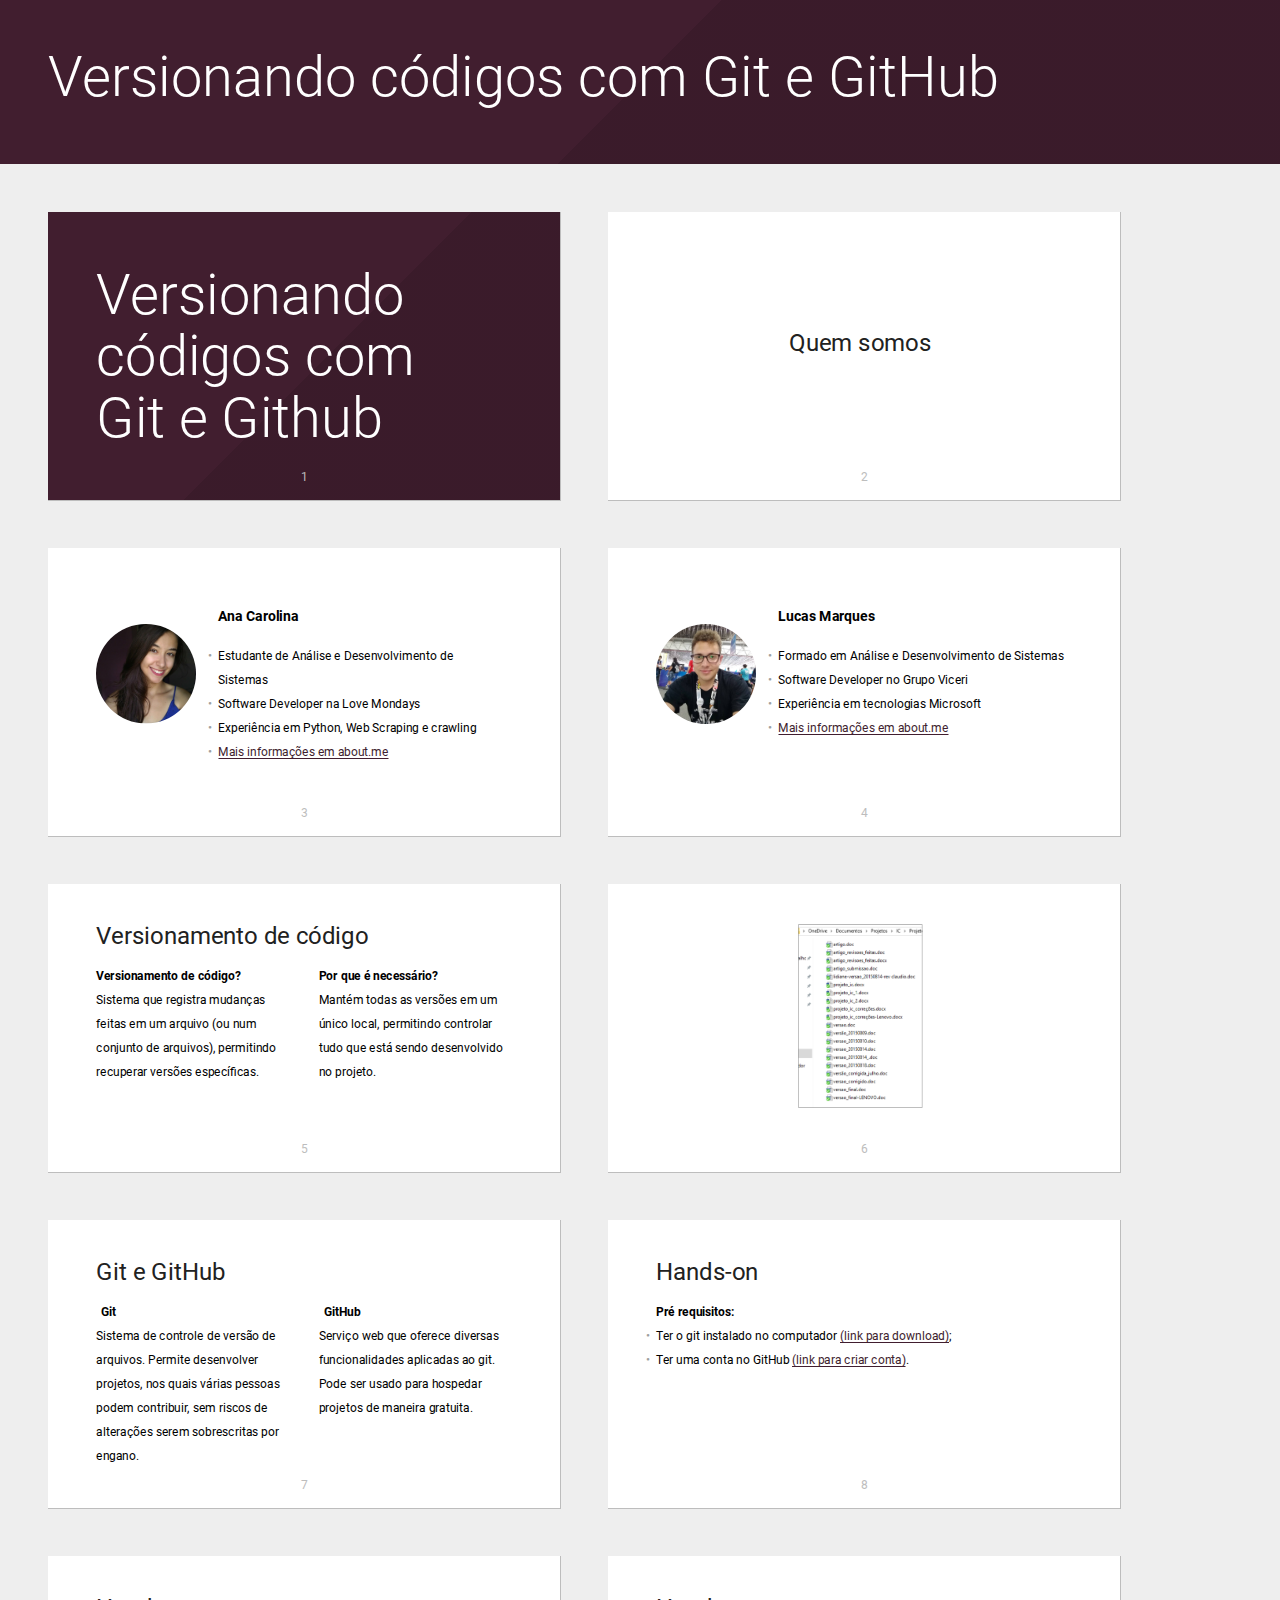
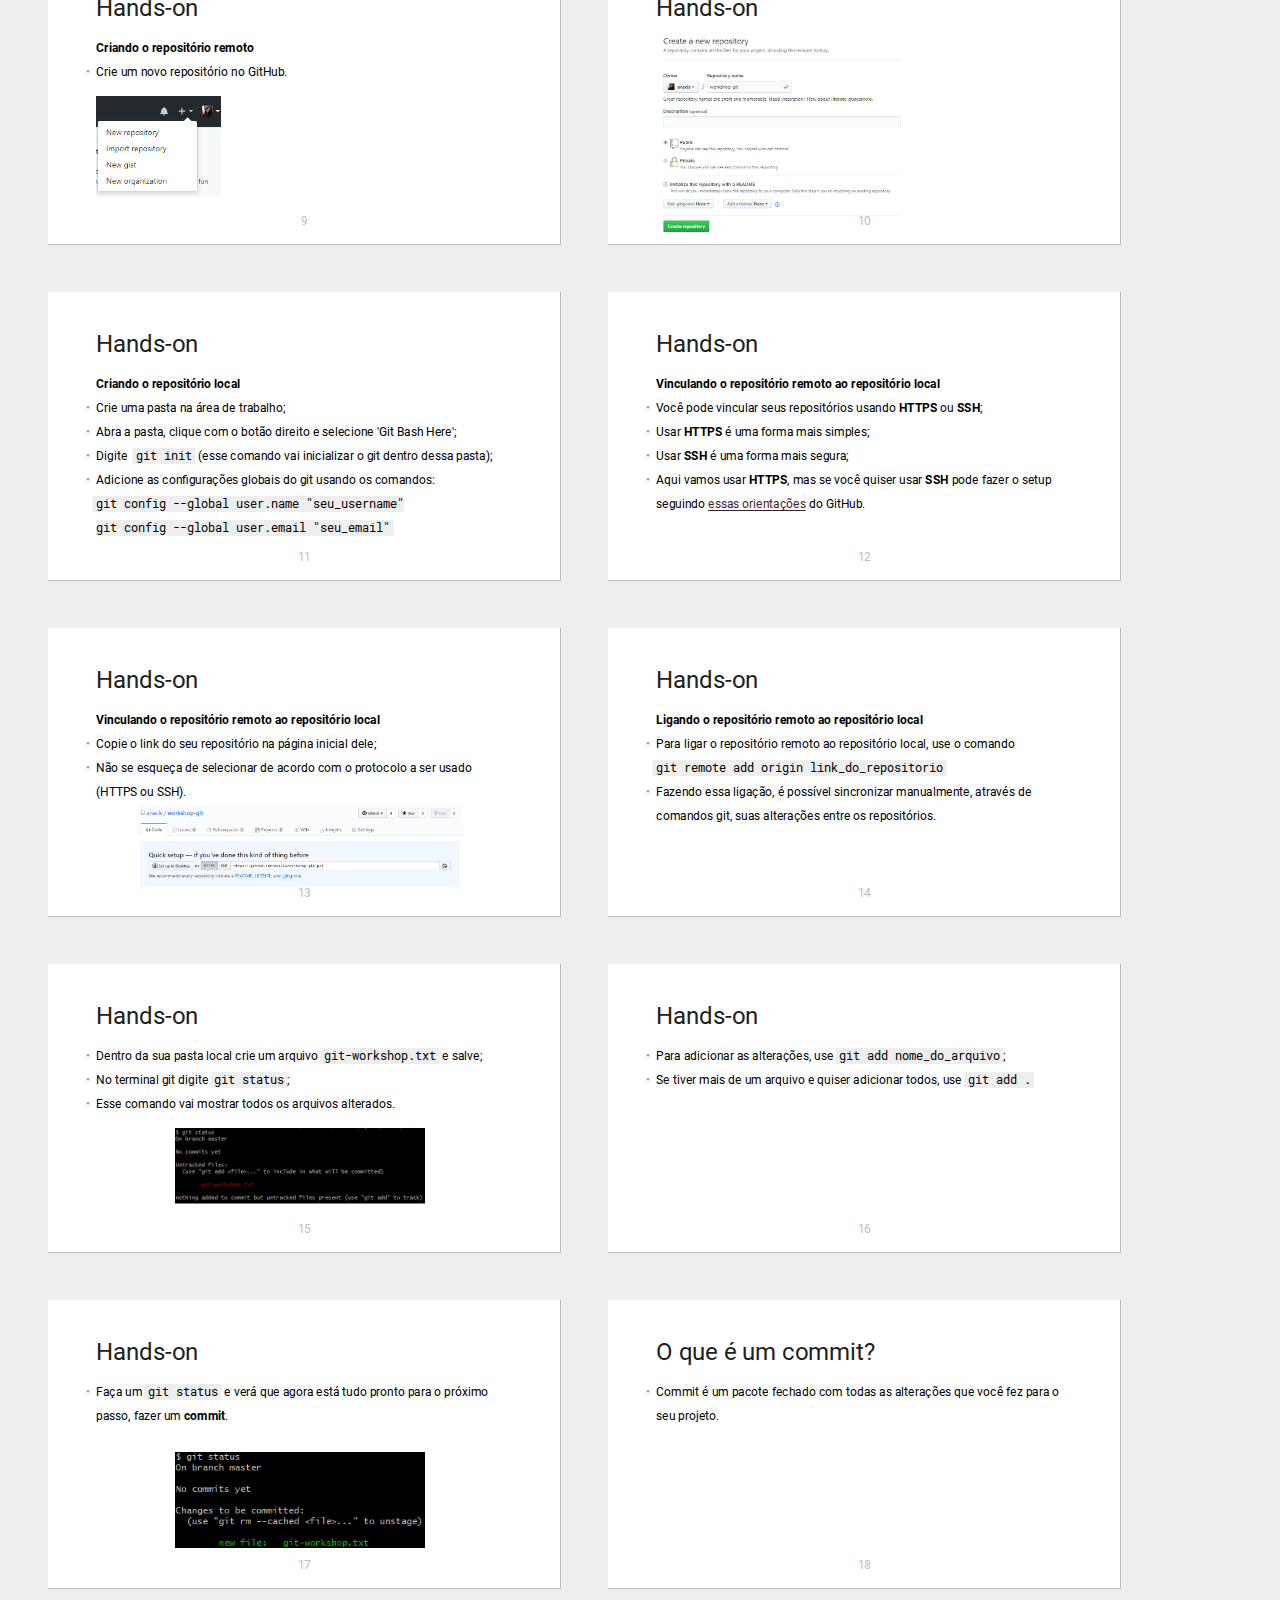
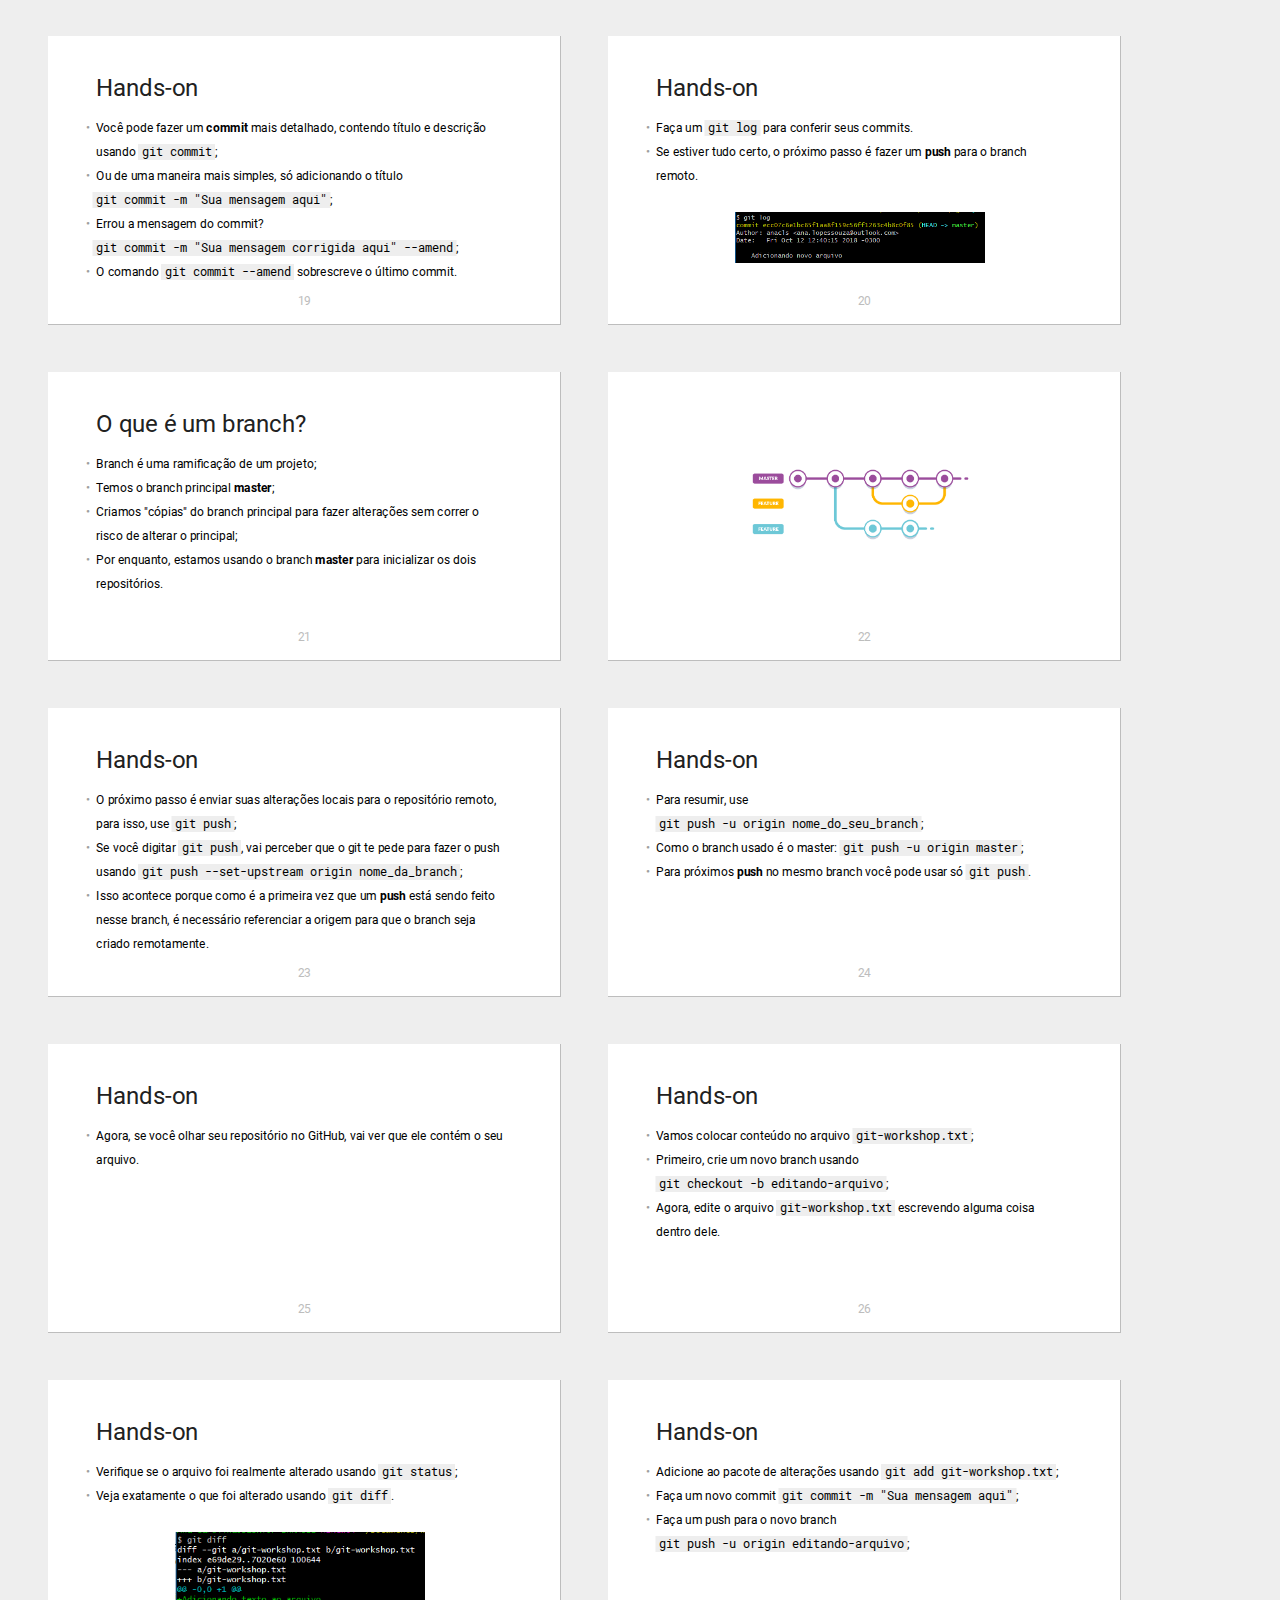
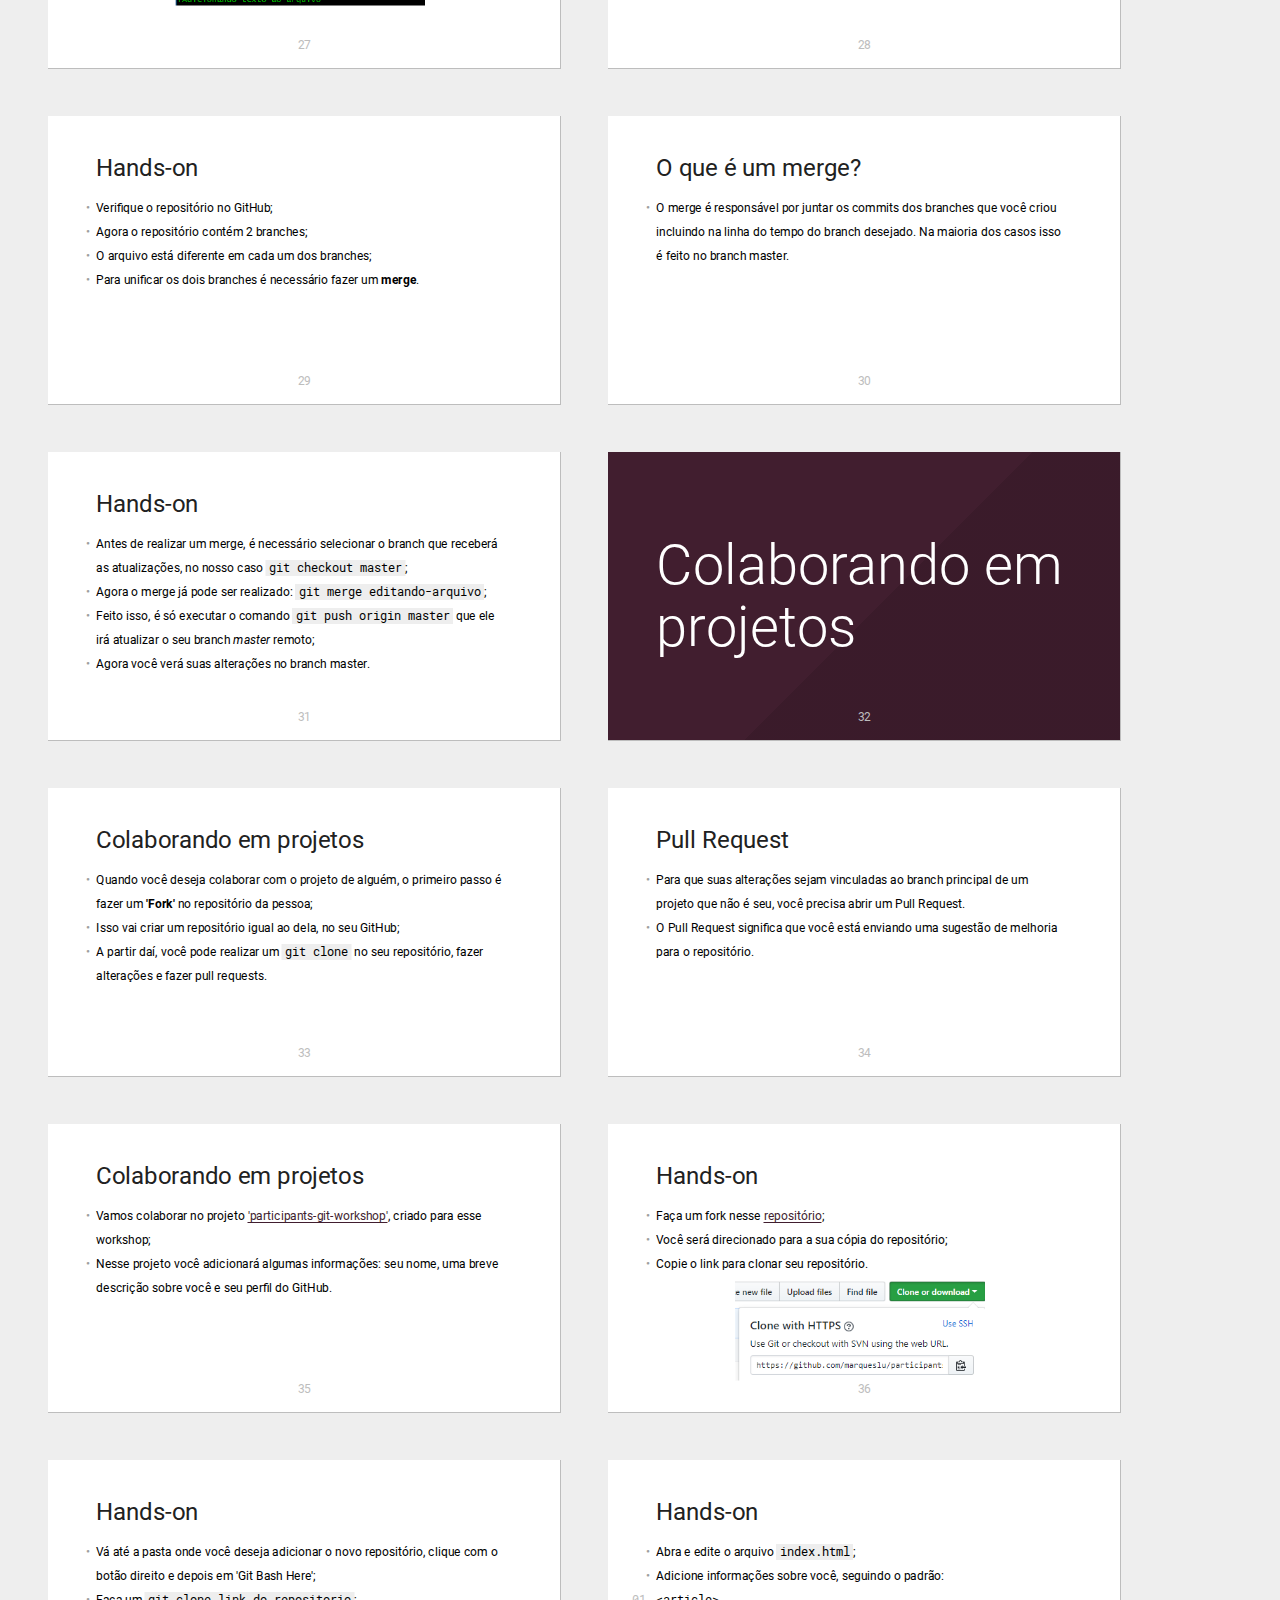
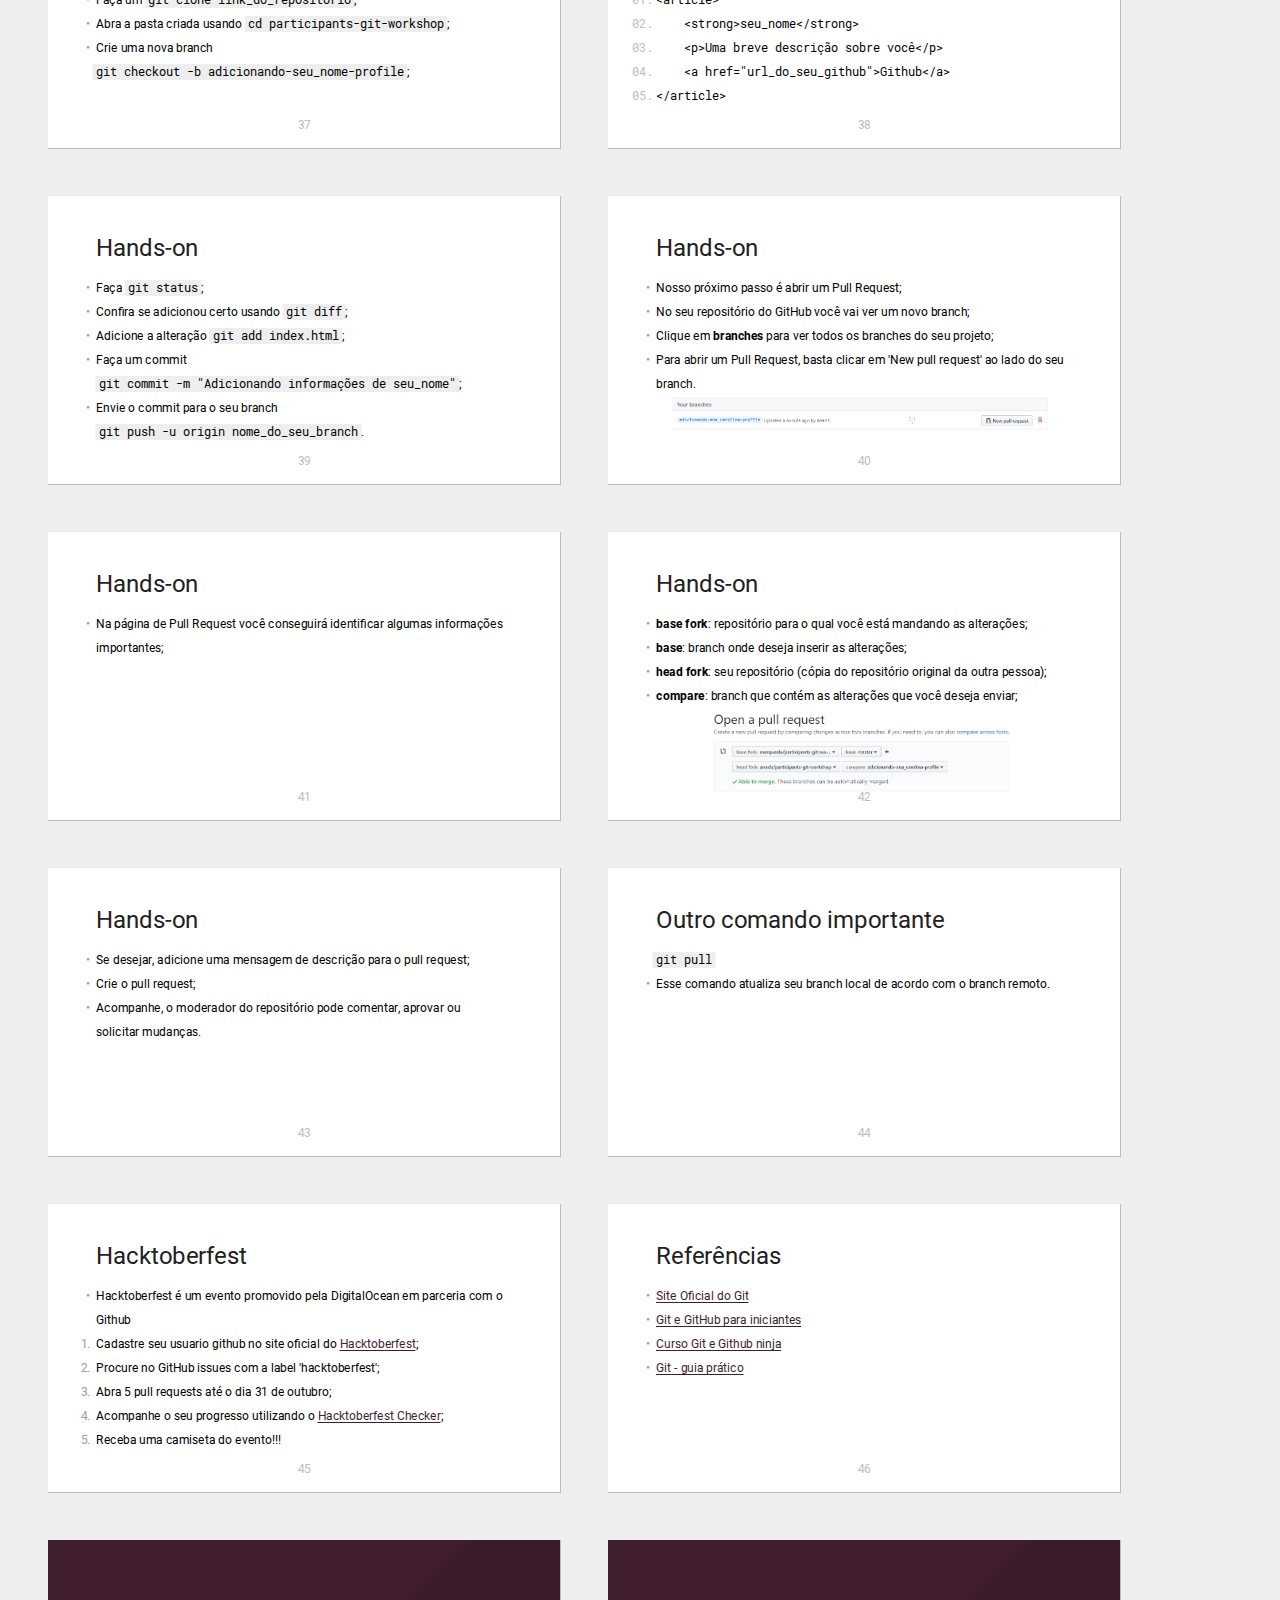
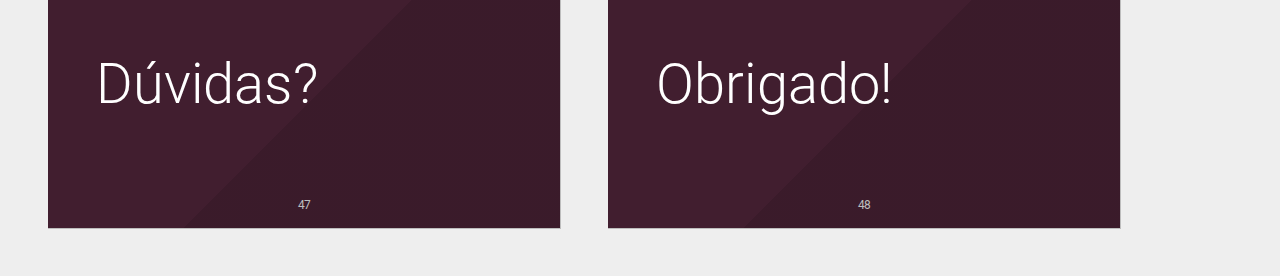
<file: index.html>
<!DOCTYPE html>
<html lang="en">
<head>
	<title>Versionando códigos com Git e Github</title>
    <meta charset="utf-8">
    <meta name="viewport" content="width=device-width, initial-scale=1">
    <link rel="stylesheet" href="https://use.fontawesome.com/releases/v5.3.1/css/all.css" integrity="sha384-mzrmE5qonljUremFsqc01SB46JvROS7bZs3IO2EmfFsd15uHvIt+Y8vEf7N7fWAU" crossorigin="anonymous">


    <link rel="stylesheet" href="styles/styles.css">

    <style>
        .shower {
            --slide-ratio: calc(16 / 9);
            --color-key: #411e2f;
        }
    </style>
</head>
<body class="shower list">

    <header class="caption">
        <h1>Versionando códigos com Git e GitHub</h1>
    </header>

    <section class="slide">
            <h2 class="shout">
                
                    Versionando códigos com<br>
                    Git e Github
            </h2>
    </section>
    <section class="slide">
        <h2 class="title-description"><b>Quem somos</b></h2>
    </section>
    <section class="slide">    
        <div class="about-image">
            <img src="img/ana.jpg" alt="Imagem de perfil do Lucas Marques" width="200">            
        </div>
        <div class="about-description">
            <h3>Ana Carolina</h3>
            <ul>
                <li>Estudante de Análise e Desenvolvimento de Sistemas</li>
                <li>Software Developer na Love Mondays</li>
                <li>Experiência em Python, Web Scraping e crawling</li>
                <li><a href="https://about.me/anacls">Mais informações em about.me</a></li>
            </ul>
        </div>
    </section>

    <section class="slide">
            <div class="about-image">
                    <img src="img/lucas.jpg" alt="Imagem de perfil do Lucas Marques" width="200">
                </div>
                <div class="about-description">
                    <h3>Lucas Marques</h3>
                    <ul>
                        <li>Formado em Análise e Desenvolvimento de Sistemas</li>
                        <li>Software Developer no Grupo Viceri</li>
                        <li>Experiência em tecnologias Microsoft</li>
                        <li><a href="https://about.me/lucasmarques">Mais informações em about.me</a></li>
                    </ul>
                </div>
    </section>

    <section class="slide">
            <h2><b>Versionamento de código</b></h2>
            <div class="columns two">
                <p><b>Versionamento de código?</b><br>Sistema que registra mudanças feitas em um arquivo (ou num conjunto de arquivos), permitindo recuperar versões específicas.</p>
                <p><b>Por que é necessário?</b><br>Mantém todas as versões em um único local, permitindo controlar tudo que está sendo desenvolvido no projeto.</p>
            </div>
    </section>
    
    <section class="slide">
        <div class="example-image">
            <img src="img/example.png" alt="Exemplo de imagem do porque devemos utilizar git" width="250">
        </div>
    </section>

    <section class="slide">
            <h2><b>Git e GitHub</b></h2>
            <div class="columns two">
                <p><i class="fas fa-code-branch"></i><b>Git</b><br>Sistema de controle de versão de arquivos. Permite desenvolver projetos, nos quais várias pessoas podem contribuir, sem riscos de alterações serem sobrescritas por engano.</p>
                <p><i class="fab fa-github"></i><b>GitHub</b><br>Serviço web que oferece diversas funcionalidades aplicadas ao git. Pode ser usado para hospedar projetos de maneira gratuita.</p>
            </div>
    </section>

    <section class="slide">
        <h2><b>Hands-on</b></h2>
        
        <ul> <b> Pré requisitos: </b>
            <li>Ter o git instalado no computador <a href="https://git-scm.com/downloads">(link para download)</a>;</li>
            <li>Ter uma conta no GitHub <a href="https://github.com/">(link para criar conta)</a>.</li>
        </ul>
    </section>

    <section class="slide">
        <h2><b>Hands-on</b></h2>
        
        <ul><b>Criando o repositório remoto</b>
            <li>Crie um novo repositório no GitHub.</li>
        </ul>
        <img src="img/new_repository.png" alt="Botão 'Novo repositório'" width="250">
    </section>

    <section class="slide">
        <h2><b>Hands-on</b></h2>
            <img src="img/creating_new_repository.png" alt="Criando repositório" width="500">
    </section>

    <section class="slide">
            <h2><b>Hands-on</b></h2>
            
            <ul> <b>Criando o repositório local</b>
                <li>Crie uma pasta na área de trabalho;</li>
                <li>Abra a pasta, clique com o botão direito e selecione 'Git Bash Here';</li>
                <li>Digite &nbsp;&nbsp;<code>git init</code>&nbsp;&nbsp;(esse comando vai inicializar o git dentro dessa pasta);</li>
                <li>Adicione as configurações globais do git usando os comandos: <br> <code>git config --global user.name "seu_username"<br> git config --global user.email "seu_email"</code></li>
            </ul>
    </section>

    <section class="slide">
            <h2><b>Hands-on</b></h2>
            
            <ul><b>Vinculando o repositório remoto ao repositório local</b>
                <li>Você pode vincular seus repositórios usando <b>HTTPS</b> ou <b>SSH</b>;</li>
                <li>Usar <b>HTTPS</b> é uma forma mais simples;</li>
                <li>Usar <b>SSH</b> é uma forma mais segura;</li>
                <li>Aqui vamos usar <b>HTTPS</b>, mas se você quiser usar <b>SSH</b> pode fazer o setup seguindo <a href="https://help.github.com/articles/connecting-to-github-with-ssh/">essas orientações</a> do GitHub.</li>
            </ul>
    </section>

    <section class="slide">
        <h2><b>Hands-on</b></h2>
        
        <ul><b>Vinculando o repositório remoto ao repositório local</b>
            <li>Copie o link do seu repositório na página inicial dele;</li>
            <li>Não se esqueça de selecionar de acordo com o protocolo a ser usado (HTTPS ou SSH).</li>
            <div class="example-image">
                <img src="img/repository-initial-page.png" alt="Git status" width="650">
            </div>
        </ul>

</section>

    <section class="slide">
        <h2><b>Hands-on</b></h2>
        
        <ul><b>Ligando o repositório remoto ao repositório local</b>
            <li>Para ligar o repositório remoto ao repositório local, use o comando<br>
                <code>git remote add origin link_do_repositorio</code>
            </li>
            <li>Fazendo essa ligação, é possível sincronizar manualmente, através de comandos git, suas alterações entre os repositórios.</li>
        </ul>
</section>

    <section class="slide">
            <h2><b>Hands-on</b></h2>
            <ul>
                <li>Dentro da sua pasta local crie um arquivo &nbsp;<code>git-workshop.txt</code>&nbsp; e salve;</li>
                <li>No terminal git digite &nbsp;<code>git status</code>&nbsp;;</li>
                <li>Esse comando vai mostrar todos os arquivos alterados.</li>
            </ul>
            <div class="example-image">
                <img src="img/git-status.png" alt="Git status" width="500">
            </div>
    </section>

    <section class="slide">
            <h2><b>Hands-on</b></h2>
            <ul>
                <li>Para adicionar as alterações, use &nbsp;<code>git add nome_do_arquivo</code>&nbsp;;</li>
                <li>Se tiver mais de um arquivo e quiser adicionar todos, use &nbsp;<code>git add .</code>&nbsp;</li>
            </ul>
    </section>
    <section class="slide">
            <h2><b>Hands-on</b></h2>
            <ul>
                    <li>Faça um &nbsp;<code>git status</code>&nbsp; e verá que agora está tudo pronto para o próximo passo, fazer um <b>commit</b>.</li>
                    <br>
                    <div class="example-image">
                        <img src="img/git-status-after-add.png" alt="Git status depois de adicionar o arquivo" width="500">
                    </div>
            </ul>
    </section>

    <section class="slide">
            <h2><b>O que é um commit?</b></h2>
            <ul>
                    <li>Commit é um pacote fechado com todas as alterações que você fez para o seu projeto.</li>
            </ul>
    </section>

    <section class="slide">
            <h2><b>Hands-on</b></h2>
            <ul>
                <li>Você pode fazer um <b>commit</b> mais detalhado, contendo título e descrição usando &nbsp;<code>git commit</code>&nbsp;;</li>
                <li>Ou de uma maneira mais simples, só adicionando o título <br><code>git commit -m "Sua mensagem aqui"</code>&nbsp;;</li> 
                <li>Errou a mensagem do commit? <br><code>git commit -m "Sua mensagem corrigida aqui" --amend</code>&nbsp;;</li>
                <li>O comando &nbsp;<code>git commit --amend</code>&nbsp; sobrescreve o último commit.</li>
            </ul>
    </section>

    <section class="slide">
            <h2><b>Hands-on</b></h2>
            <ul>
                    <li>Faça um &nbsp;<code>git log</code>&nbsp; para conferir seus commits.</li>
                    <li>Se estiver tudo certo, o próximo passo é fazer um <b>push</b> para o branch remoto.</li>
                    <br>
                    <div class="example-image">
                        <img src="img/git-log.png" alt="Git log" width="500">
                    </div>
            </ul>
    </section>

    <section class="slide">
            <h2><b>O que é um branch?</b></h2>
            <ul>
                    <li>Branch é uma ramificação de um projeto;</li>
                    <li>Temos o branch principal <b>master</b>;</li>
                    <li>Criamos "cópias" do branch principal para fazer alterações sem correr o risco de alterar o principal;</li>
                    <li>Por enquanto, estamos usando o branch <b>master</b> para inicializar os dois repositórios.</li>
            </ul>
    </section>
        
    <section class="slide">
            <div class="example-branch-image">
                    <img src="img/branch-example.png" alt="Imagem de exemplo de uma branch" width="500">
            </div>
    </section>
    <section class="slide">
            <h2><b>Hands-on</b></h2>
            <ul>
                <li>O próximo passo é enviar suas alterações locais para o repositório remoto, para isso, use &nbsp;<code>git push</code>&nbsp;;</li>
                <li>Se você digitar &nbsp;<code>git push</code>&nbsp;, vai perceber que o git te pede para fazer o push usando &nbsp;<code>git push --set-upstream origin nome_da_branch</code>&nbsp;;</li>
                <li>Isso acontece porque como é a primeira vez que um <b>push</b> está sendo feito nesse branch, é necessário referenciar a origem para que o branch seja criado remotamente.</li>
            </ul>
    </section>
    <section class="slide">
            <h2><b>Hands-on</b></h2>
            <ul>
                <li>Para resumir, use <br> &nbsp;<code>git push -u origin nome_do_seu_branch</code>&nbsp;;</li>
                <li>Como o branch usado é o master: &nbsp;<code>git push -u origin master</code>&nbsp;;</li>
                <li>Para próximos <b>push</b> no mesmo branch você pode usar só &nbsp;<code>git push</code>&nbsp;.</li>
            </ul>
    </section>

    <section class="slide">
            <h2><b>Hands-on</b></h2>
            <ul>
                <li>Agora, se você olhar seu repositório no GitHub, vai ver que ele contém o seu arquivo.</li>
            </ul>
    </section>

    <section class="slide">
            <h2><b>Hands-on</b></h2>
            <ul>
                <li>Vamos colocar conteúdo no arquivo &nbsp;<code>git-workshop.txt</code>&nbsp;;</li>
                <li>Primeiro, crie um novo branch usando <br> &nbsp;<code>git checkout -b editando-arquivo</code>&nbsp;;</li>
                <li>Agora, edite o arquivo &nbsp;<code>git-workshop.txt</code>&nbsp; escrevendo alguma coisa dentro dele.</li>
            </ul>
    </section>

    <section class="slide">
            <h2><b>Hands-on</b></h2>
            <ul>
                <li>Verifique se o arquivo foi realmente alterado usando &nbsp;<code>git status</code>&nbsp;;</li>
                <li>Veja exatamente o que foi alterado usando &nbsp;<code>git diff</code>&nbsp;.</li>
                <br>
                <div class="example-image">
                        <img src="img/git-diff.png" alt="Git diff" width="500">
                </div>
            </ul>
    </section>

    <section class="slide">
            <h2><b>Hands-on</b></h2>
            <ul>
                <li>Adicione ao pacote de alterações usando &nbsp;<code>git add git-workshop.txt</code>&nbsp;;</li>
                <li>Faça um novo commit &nbsp;<code>git commit -m "Sua mensagem aqui"</code>&nbsp;;</li>
                <li>Faça um push para o novo branch <br>&nbsp;<code>git push -u origin editando-arquivo</code>&nbsp;;</li>
            </ul>
    </section>
    <section class="slide">
            <h2><b>Hands-on</b></h2>
            <ul>
                <li>Verifique o repositório no GitHub;</li>
                <li>Agora o repositório contém 2 branches;</li>
                <li>O arquivo está diferente em cada um dos branches;</li>
                <li>Para unificar os dois branches é necessário fazer um <b>merge</b>.</li>
            </ul>
    </section>


    <section class="slide">
            <h2><b>O que é um merge?</b></h2>
            <ul>
                <li>
                    O merge é responsável por juntar os commits dos branches que você criou incluindo na linha do tempo do branch desejado. 
                    Na maioria dos casos isso é feito no branch master.
                </li>
    </section>

    <section class="slide">
            <h2><b>Hands-on</b></h2>
            <ul>
                <li>Antes de realizar um merge, é necessário selecionar o branch que receberá as atualizações, no nosso caso &nbsp;<code>git checkout master</code>&nbsp;;</li>
                <li>Agora o merge já pode ser realizado: &nbsp;<code>git merge editando-arquivo</code>&nbsp;;</li>            
                <li>Feito isso, é só executar o comando &nbsp;<code>git push origin master</code>&nbsp; que ele irá atualizar o seu branch <i>master</i> remoto;</li>
                <li>Agora você verá suas alterações no branch master.</li>
            </ul>
    </section>

    <section class="slide">
            <h2 class="shout">
                Colaborando em <br>
                projetos
            </h2>
    </section>

    <section class="slide">
            <h2><b>Colaborando em projetos</b></h2>
            <ul>
                <li>Quando você deseja colaborar com o projeto de alguém, o primeiro passo é fazer um <b>'Fork'</b> no repositório da pessoa;</li>
                <li>Isso vai criar um repositório igual ao dela, no seu GitHub;</li>
                <li>A partir daí, você pode realizar um &nbsp;<code>git clone</code>&nbsp; no seu repositório, fazer alterações e fazer pull requests.</li>    
            </ul>
    </section>

    <section class="slide">
            <h2><b>Pull Request</b></h2>
            <ul>
                <li>Para que suas alterações sejam vinculadas ao branch principal de um projeto que não é seu, você precisa abrir um Pull Request.</li>
                <li>O Pull Request significa que você está enviando uma sugestão de melhoria para o repositório.</li>
            </ul>
    </section>

    <section class="slide">
            <h2><b>Colaborando em projetos</b></h2>
            <ul>
                <li>Vamos colaborar no projeto <a href="https://github.com/marqueslu/participants-git-workshop">'participants-git-workshop'</a>, criado para esse workshop;</li> 
                <li>Nesse projeto você adicionará algumas informações: seu nome, uma breve descrição sobre você e seu perfil do GitHub.</li>
            </ul>
    </section>
    <section class="slide">
            <h2><b>Hands-on</b></h2>
            <ul>
                <li>Faça um fork nesse <a href="https://github.com/marqueslu/participants-git-workshop">repositório</a>;</li>
                <li>Você será direcionado para a sua cópia do repositório;</li>
                <li>Copie o link para clonar seu repositório.</li>
                <div class="example-image">
                        <img src="img/git-clone.png" alt="Git clone" width="500">
                </div>
            </ul>
    </section>
    <section class="slide">
            <h2><b>Hands-on</b></h2>
            <ul>
                <li>Vá até a pasta onde você deseja adicionar o novo repositório, clique com o botão direito e depois em 'Git Bash Here';</li>
                <li>Faça um &nbsp;<code>git clone link_do_repositorio</code>&nbsp;;</li>            
                <li>Abra a pasta criada usando &nbsp;<code>cd participants-git-workshop</code>&nbsp;;</li>
                <li>Crie uma nova branch <br><code>git checkout -b adicionando-seu_nome-profile</code>&nbsp;;</li>
            </ul>
    </section>

    <section class="slide">
            <h2><b>Hands-on</b></h2>
            <ul>
                <li>Abra e edite o arquivo &nbsp;<code>index.html</code>&nbsp;;</li>
                <li>Adicione informações sobre você, seguindo o padrão: <br> 
                            <pre>
                                <code>&lt;article&gt;</code>
                                <code>    &lt;strong&gt;seu_nome&lt;/strong&gt;</code>
                                <code>    &lt;p&gt;Uma breve descrição sobre você&lt;/p&gt;</code>
                                <code>    &lt;a href="url_do_seu_github"&gt;Github&lt;/a&gt;</code>
                                <code>&lt;/article&gt;</code>
                            </pre>
                </li>
            </ul>
    </section>

    <section class="slide">
            <h2><b>Hands-on</b></h2>
            <ul>
                <li>Faça &nbsp;<code>git status</code>&nbsp;;</li>
                <li>Confira se adicionou certo usando &nbsp;<code>git diff</code>&nbsp;;</li>
                <li>Adicione a alteração &nbsp;<code>git add index.html</code>&nbsp;;</li>
                <li>Faça um commit <br>&nbsp;<code>git commit -m "Adicionando informações de seu_nome"</code>&nbsp;;</li>            
                <li>Envie o commit para o seu branch <br> &nbsp;<code>git push -u origin nome_do_seu_branch</code>&nbsp;.</li>
            </ul>
    </section>

    <section class="slide">
            <h2><b>Hands-on</b></h2>
            <ul>
                <li>Nosso próximo passo é abrir um Pull Request;</li>
                <li>No seu repositório do GitHub você vai ver um novo branch;</li>
                <li>Clique em <b>branches</b> para ver todos os branches do seu projeto;</li>
                <li>Para abrir um Pull Request, basta clicar em 'New pull request' ao lado do seu branch.</li>
                <div class="example-image">
                        <img src="img/branches.png" alt="Abrindo PR" width="750">
                </div>            
            </ul>
    </section>

    <section class="slide">
            <h2><b>Hands-on</b></h2>
            <ul>
                <li>Na página de Pull Request você conseguirá identificar algumas informações importantes;</li>
            </ul>
    </section>
    <section class="slide">
            <h2><b>Hands-on</b></h2>
            <ul>
                <li><b>base fork</b>: repositório para o qual você está mandando as alterações;</li>
                <li><b>base</b>: branch onde deseja inserir as alterações;</li>
                <li><b>head fork</b>: seu repositório (cópia do repositório original da outra pessoa);</li>
                <li><b>compare</b>: branch que contém as alterações que você deseja enviar;</li>
                <div class="example-image">
                        <img src="img/pull-request.png" alt="Abrindo PR" width="600">
                </div>            
            </ul>
    </section>
    <section class="slide">
            <h2><b>Hands-on</b></h2>
            <ul>
                <li>Se desejar, adicione uma mensagem de descrição para o pull request;</li>
                <li>Crie o pull request;</li>
                <li>Acompanhe, o moderador do repositório pode comentar, aprovar ou solicitar mudanças.</li>
            </ul>
    </section>

    <section class="slide">
            <h2><b>Outro comando importante</b></h2>
            <code>git pull</code>
            <ul>                
                <li>Esse comando atualiza seu branch local de acordo com o branch remoto.</li>
            </ul>
    </section>

    <section class="slide">
            <h2><b>Hacktoberfest</b></h2>
            <ul>
                <li>Hacktoberfest é um evento promovido pela DigitalOcean em parceria com o Github</li>
                    <ol>
                        <li>Cadastre seu usuario github no site oficial do <a href="https://hacktoberfest.digitalocean.com/">Hacktoberfest</a>;</li>
                        <li>Procure no GitHub issues com a label 'hacktoberfest';</li>
                        <li>Abra 5 pull requests até o dia 31 de outubro;</li>
                        <li>Acompanhe o seu progresso utilizando o <a href="https://hacktoberfestchecker.herokuapp.com">Hacktoberfest Checker</a>;</li>
                        <li>Receba uma camiseta do evento!!!</li>
                    </ol>
            </ul>
    </section>

    <section class="slide">
        <h2><b>Referências</b></h2>
        <ul>
                <li><a href="https://git-scm.com/book/pt-br/v1/Primeiros-passos">Site Oficial do Git</a></li>
                <li><a href="https://www.udemy.com/git-e-github-para-iniciantes/">Git e GitHub para iniciantes</a></li>
                <li><a href="https://www.udemy.com/git-e-github-ninja/">Curso Git e Github ninja</a></li>
                <li><a href="http://rogerdudler.github.io/git-guide/index.pt_BR.html">Git - guia prático</a></li>
        </ul>
</section>

    <section class="slide">
        <h2 class="shout">Dúvidas?</h2>
    </section>
    <section class="slide">
            <h2 class="shout">Obrigado!</h2>
    </section>

    <div class="progress"></div>

	<script src="js/shower.min.js"></script>

	<!-- Copyright © 2018 Yours Truly, Famous Inc. -->
</body>
</html>
</file>
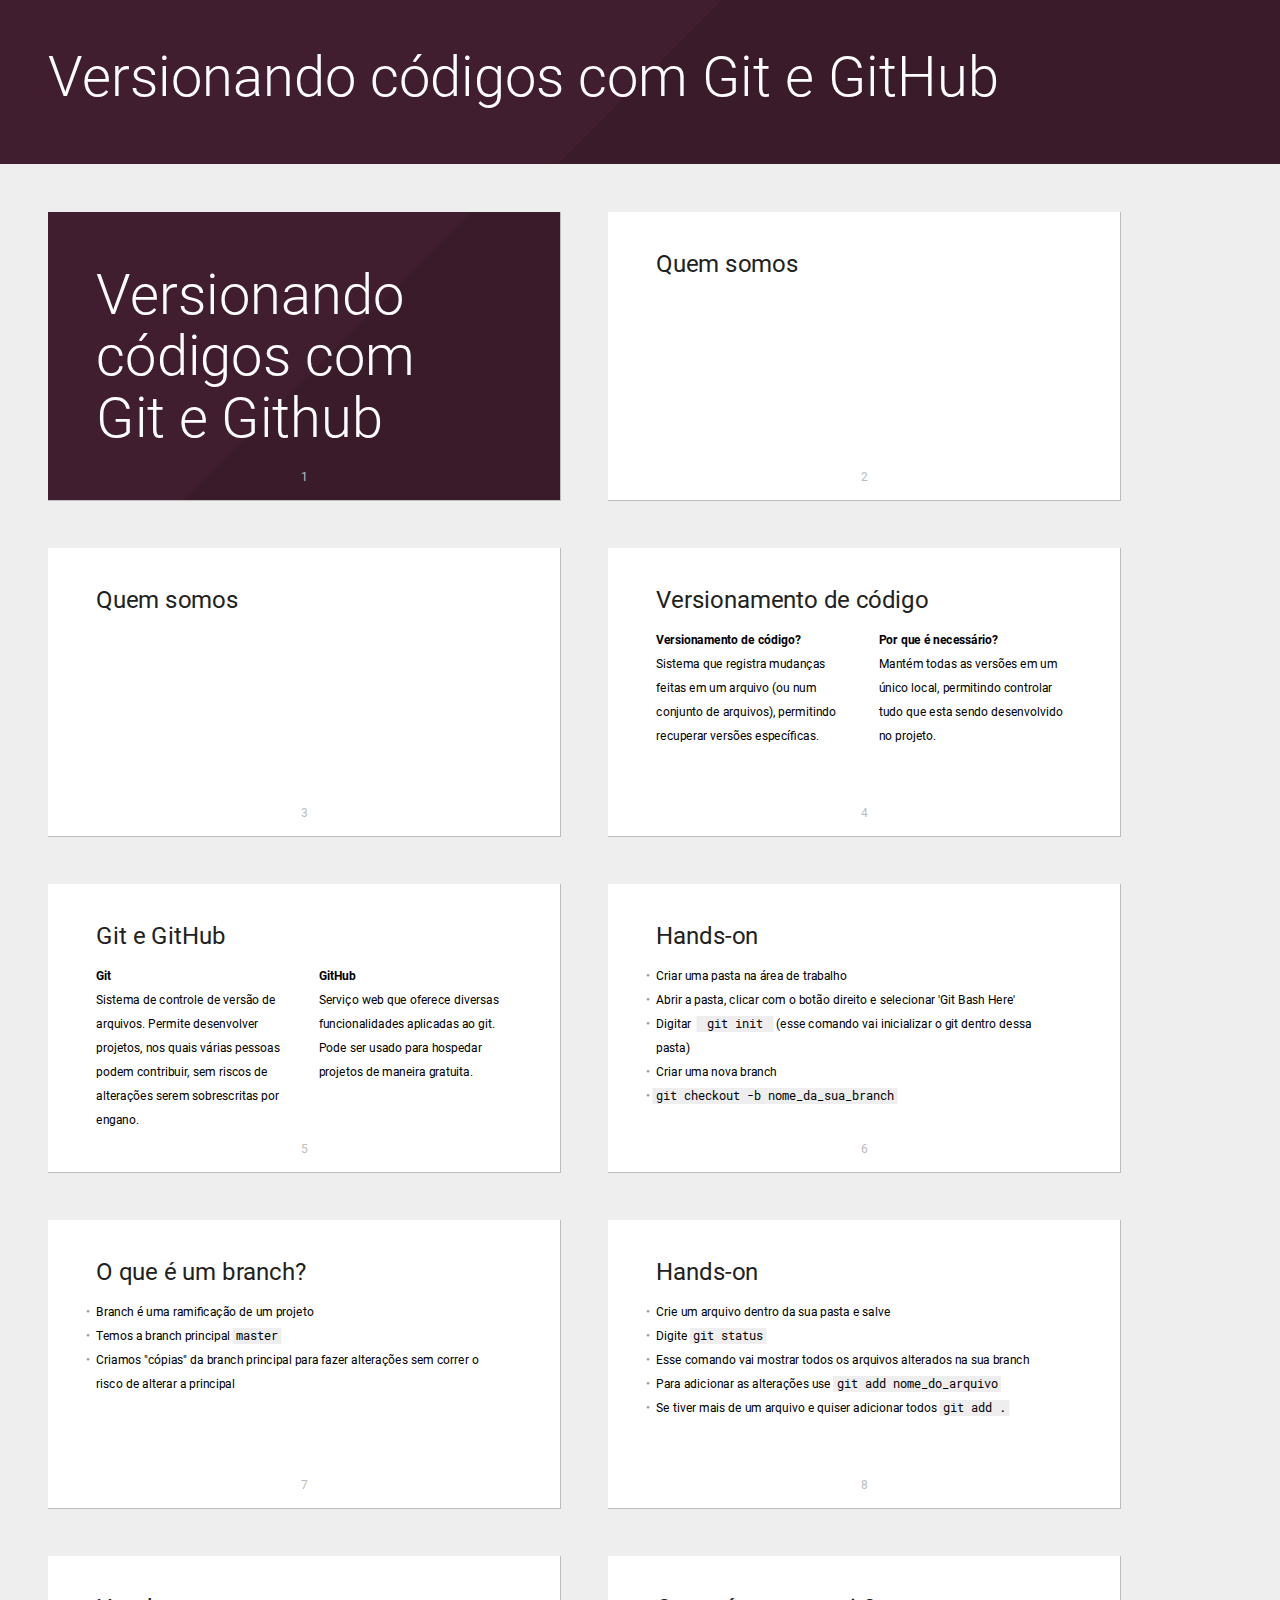
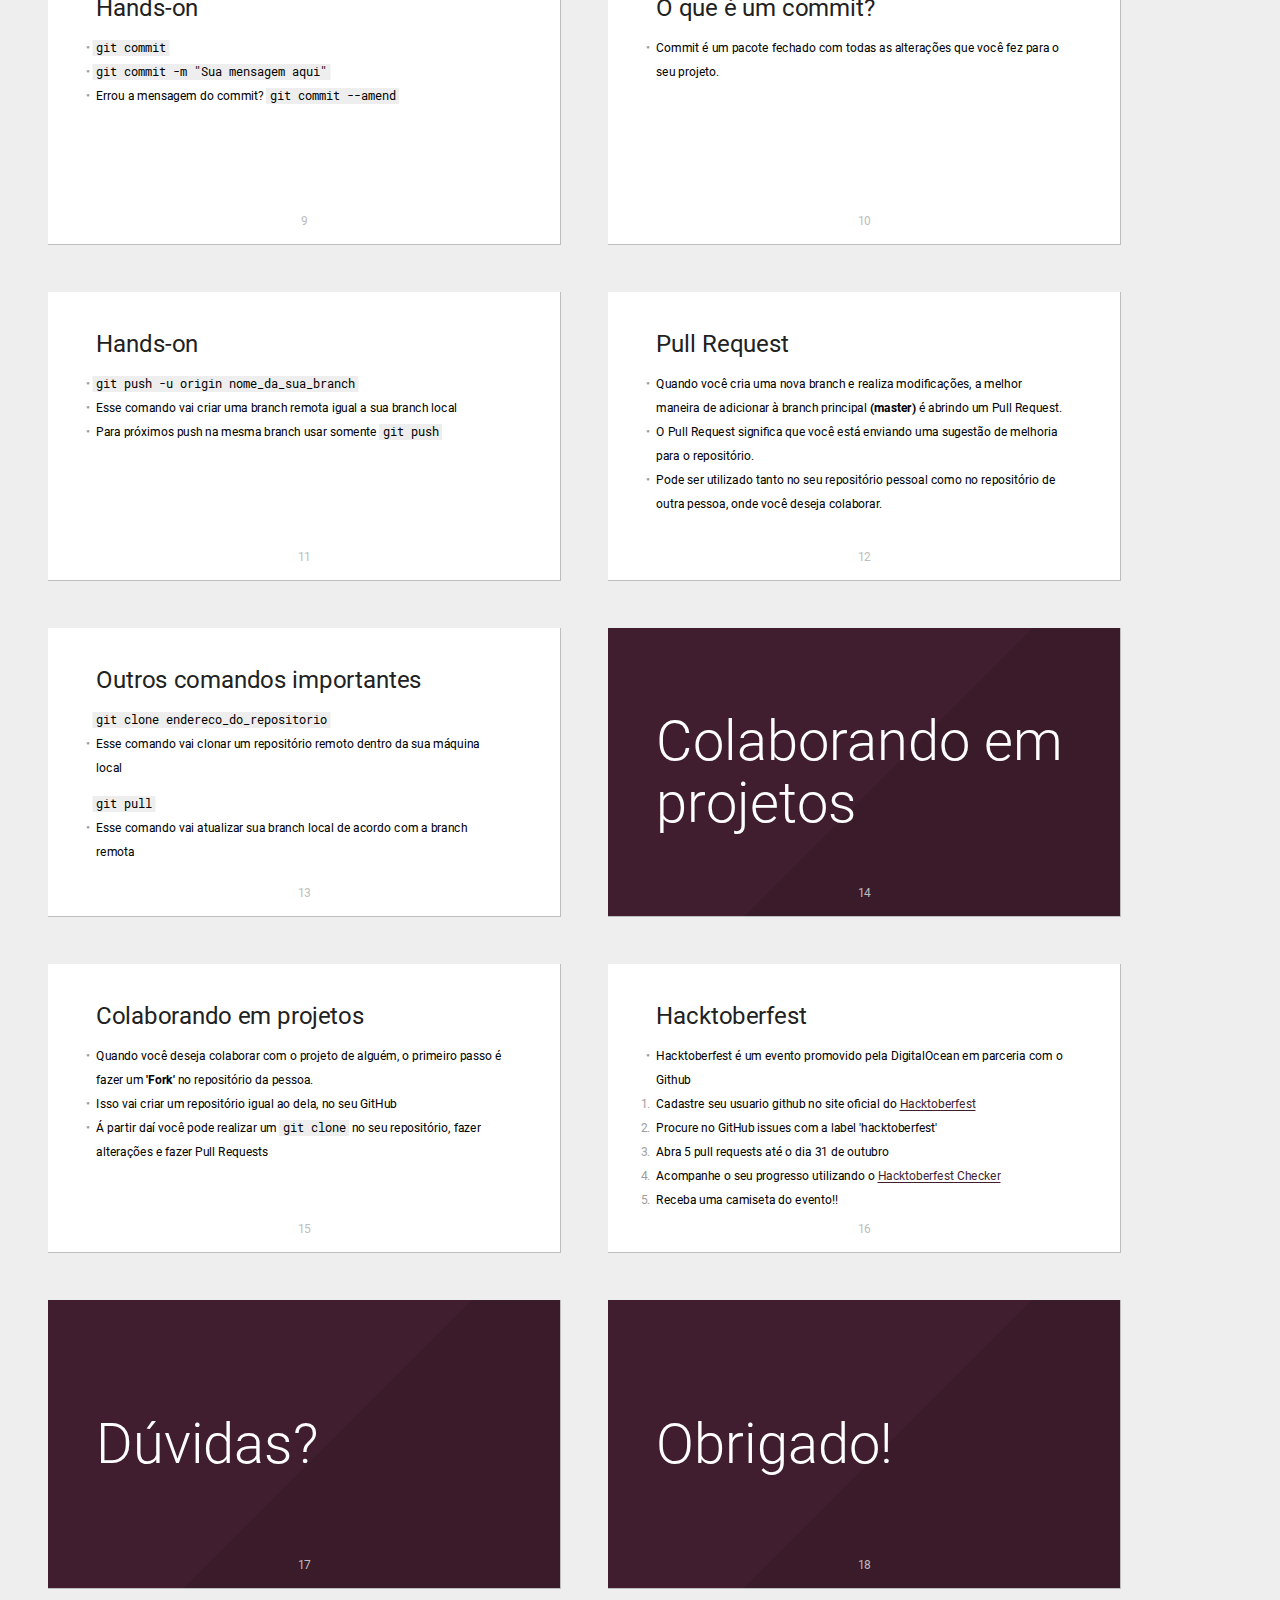
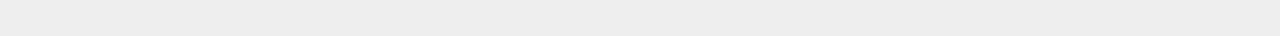
<file: Git Apresentação/index.html>
<!DOCTYPE html>
<html lang="en">
<head>
	<title>Versionando códigos com Git e Github</title>
    <meta charset="utf-8">
    <meta name="viewport" content="width=device-width, initial-scale=1">
    <link rel="stylesheet" href="styles/styles.css">
    <style>
        .shower {
            --slide-ratio: calc(16 / 9);
            --color-key: #411e2f;
        }
    </style>
</head>
<body class="shower list">

    <header class="caption">
        <h1>Versionando códigos com Git e GitHub</h1>
    </header>

    <section class="slide">
            <h2 class="shout">
                
                    Versionando códigos com<br>
                    Git e Github
            </h2>
    </section>

    <section class="slide">
        <h2><b>Quem somos</b></h2>
        <h3></h3>
    </section>

    <section class="slide">
        <h2><b>Quem somos</b></h2>
        <h3></h3>
    </section>

    <section class="slide">
            <h2><b>Versionamento de código</b></h2>
            <div class="columns two">
                <p><b>Versionamento de código?</b><br>Sistema que registra mudanças feitas em um arquivo (ou num conjunto de arquivos), permitindo recuperar versões específicas.</p>
                <p><b>Por que é necessário?</b><br>Mantém todas as versões em um único local, permitindo controlar tudo que esta sendo desenvolvido no projeto.</p>
            </div>
    </section>

    <section class="slide">
            <h2><b>Git e GitHub</b></h2>
            <div class="columns two">
                <p><b>Git</b><br>Sistema de controle de versão de arquivos. Permite desenvolver projetos, nos quais várias pessoas podem contribuir, sem riscos de alterações serem sobrescritas por engano.</p>
                <p><b>GitHub</b><br>Serviço web que oferece diversas funcionalidades aplicadas ao git. Pode ser usado para hospedar projetos de maneira gratuita.</p>
            </div>
    </section>

    <section class="slide">
            <h2><b>Hands-on</b></h2>
            <ul>
                <li>Criar uma pasta na área de trabalho</li>
                <li>Abrir a pasta, clicar com o botão direito e selecionar 'Git Bash Here'</li>
                <li>Digitar &nbsp;&nbsp;<code> git init </code>&nbsp;&nbsp;(esse comando vai inicializar o git dentro dessa pasta)</li>
                <li>Criar uma nova branch</li>
                <li><code>git checkout -b nome_da_sua_branch</code></li>
            </ul>
    </section>

    <section class="slide">
            <h2><b>O que é um branch?</b></h2>
            <ul>
                    <li>Branch é uma ramificação de um projeto</li>
                    <li>Temos a branch principal &nbsp;<code>master</code></li>
                    <li>Criamos "cópias" da branch principal para fazer alterações sem correr o risco de alterar a principal</li>
            </ul>
    </section>

    <section class="slide">
            <h2><b>Hands-on</b></h2>
            <ul>
                <li>Crie um arquivo dentro da sua pasta e salve</li>
                <li>Digite &nbsp;<code>git status</code></li>
                <li>Esse comando vai mostrar todos os arquivos alterados na sua branch</li>
                <li>Para adicionar as alterações use &nbsp;<code>git add nome_do_arquivo</code></li>
                <li>Se tiver mais de um arquivo e quiser adicionar todos &nbsp;<code>git add .</code></li>
            </ul>
    </section>

    <section class="slide">
            <h2><b>Hands-on</b></h2>
            <ul>
                <li><code>git commit</code></li>
                <li><code>git commit -m "Sua mensagem aqui"</code></li>
                <li>Errou a mensagem do commit? &nbsp;<code>git commit --amend</code></li>
            </ul>
    </section>

    <section class="slide">
            <h2><b>O que é um commit?</b></h2>
            <ul>
                    <li>Commit é um pacote fechado com todas as alterações que você fez para o seu projeto.</li>
            </ul>
    </section>

    <section class="slide">
            <h2><b>Hands-on</b></h2>
            <ul>
                <li><code>git push -u origin nome_da_sua_branch</code></li>
                <li>Esse comando vai criar uma branch remota igual a sua branch local</li>
                <li>Para próximos push na mesma branch usar somente &nbsp;<code>git push</code></li>
            </ul>
    </section>

    <section class="slide">
            <h2><b>Pull Request</b></h2>
            <ul>
                <li>Quando você cria uma nova branch e realiza modificações, a melhor maneira de adicionar à branch principal <b>(master)</b> é abrindo um Pull Request.</li>
                <li>O Pull Request significa que você está enviando uma sugestão de melhoria para o repositório.</li>
                <li>Pode ser utilizado tanto no seu repositório pessoal como no repositório de outra pessoa, onde você deseja colaborar.</li>    
            </ul>
    </section>

    <section class="slide">
            <h2><b>Outros comandos importantes</b></h2>
            <code>git clone endereco_do_repositorio</code>
            <ul>                
                <li>Esse comando vai clonar um repositório remoto dentro da sua máquina local</li>
            </ul>
            <code>git pull</code>
            <ul>                
                <li>Esse comando vai atualizar sua branch local de acordo com a branch remota</li>
            </ul>
    </section>

    <section class="slide">
            <h2 class="shout">
                Colaborando em <br>
                projetos
            </h2>
    </section>

    <section class="slide">
            <h2><b>Colaborando em projetos</b></h2>
            <ul>
                <li>Quando você deseja colaborar com o projeto de alguém, o primeiro passo é fazer um <b>'Fork'</b> no repositório da pessoa.</li>
                <li>Isso vai criar um repositório igual ao dela, no seu GitHub</li>
                <li>Á partir daí você pode realizar um &nbsp;<code>git clone</code>&nbsp; no seu repositório, fazer alterações e fazer Pull Requests</li>    
            </ul>
    </section>

    <section class="slide">
            <h2><b>Hacktoberfest</b></h2>
            <ul>
                <li>Hacktoberfest é um evento promovido pela DigitalOcean em parceria com o Github</li>
                    <ol>
                        <li>Cadastre seu usuario github no site oficial do <a href="https://hacktoberfest.digitalocean.com/">Hacktoberfest</a></li>
                        <li>Procure no GitHub issues com a label 'hacktoberfest'</li>
                        <li>Abra 5 pull requests até o dia 31 de outubro</li>
                        <li>Acompanhe o seu progresso utilizando o <a href="https://hacktoberfestchecker.herokuapp.com">Hacktoberfest Checker</a></li>
                        <li>Receba uma camiseta do evento!!</li>
                    </ol>
            </ul>
    </section>

    <section class="slide">
        <h2 class="shout">Dúvidas?</h2>
    </section>
    <section class="slide">
            <h2 class="shout">Obrigado!</h2>
    </section>

    <div class="progress"></div>

	<script src="js/shower.min.js"></script>

	<!-- Copyright © 2018 Yours Truly, Famous Inc. -->
</body>
</html>
</file>
<file: styles/styles.css>
/* Styles */

@import 'fonts.css';
@import 'shower/shower.css';
@import 'blocks/badge.css';
@import 'blocks/caption.css';
@import 'blocks/progress.css';
@import 'blocks/region.css';
@import 'slide/slide.css';


.about-image{
    width: 30%;
    float: left;
    height: 30em;
    margin-top: 3em;
}
.about-image img{
    border-radius: 50%;
}
.about-description{
    width: 70%;
    float: left;
}

.about-description p{
    font-size: 14px;
}

.slide .title-description{
    text-align: center;
    margin-top: 3.3em;
}

.example-image{
    text-align: center;
}

.slide .fab{
    color: #555;
    margin-right: 10px;
}

.slide .fas{
    color: #555;
    margin-right: 10px;
}

.slide .example-branch-image{
    text-align: center;
    margin-top: 2.5em;
}
.slide .example-image{
    text-align: center;
}
</file>
<file: Git Apresentação/styles/styles.css>
/* Styles */

@import 'fonts.css';
@import 'shower/shower.css';
@import 'blocks/badge.css';
@import 'blocks/caption.css';
@import 'blocks/progress.css';
@import 'blocks/region.css';
@import 'slide/slide.css';
</file>
